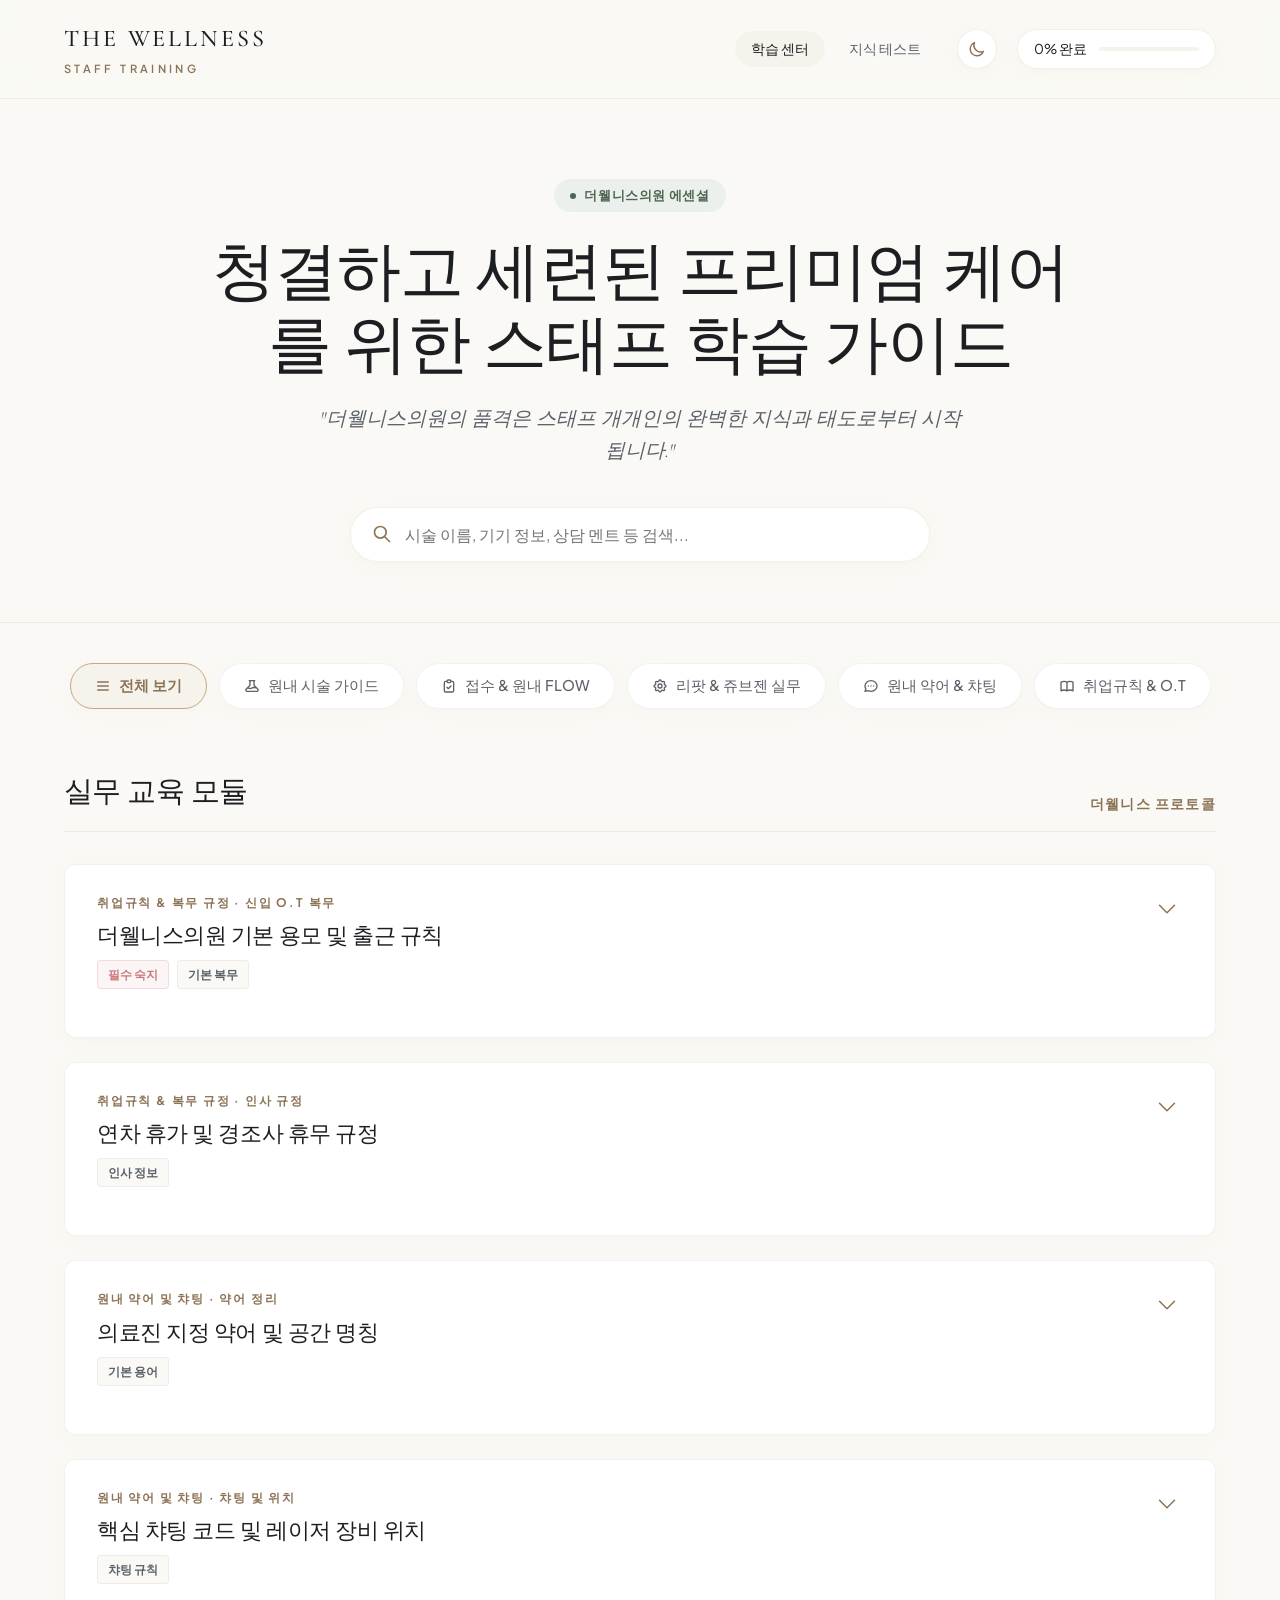
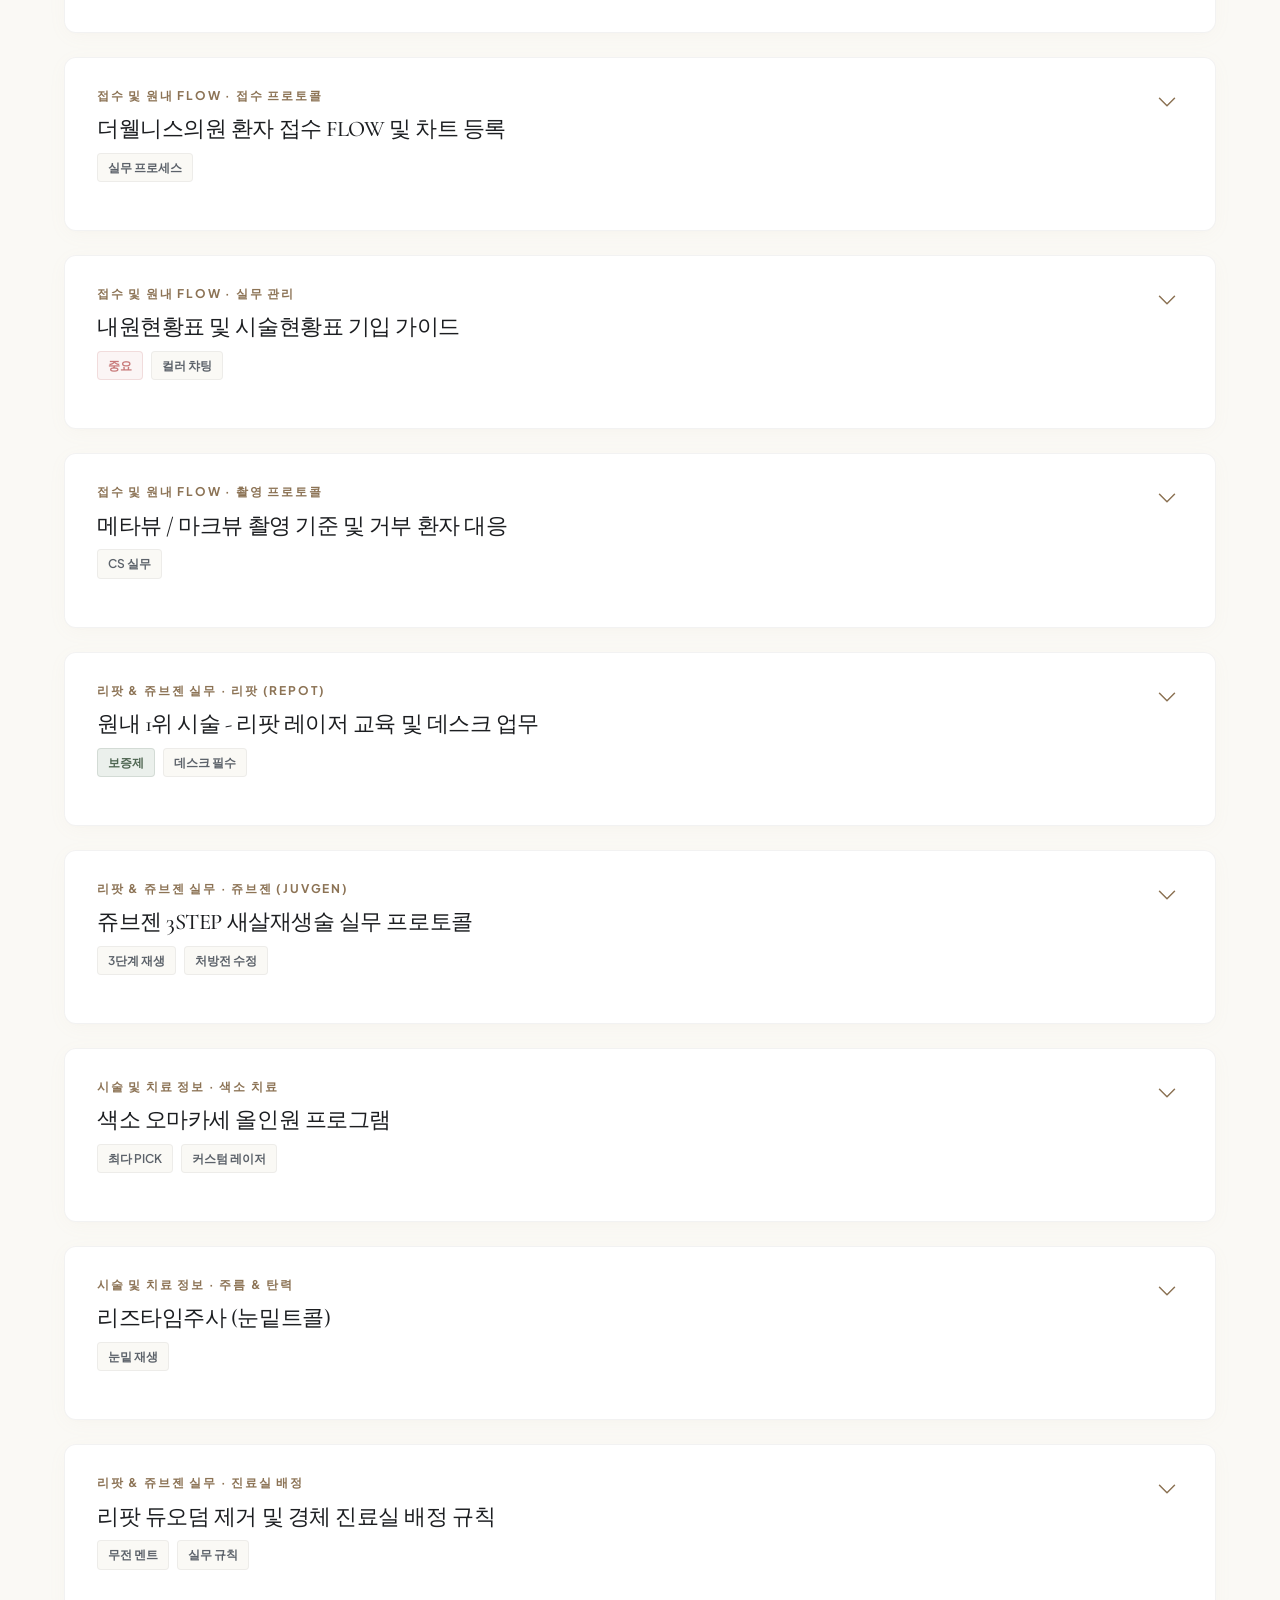
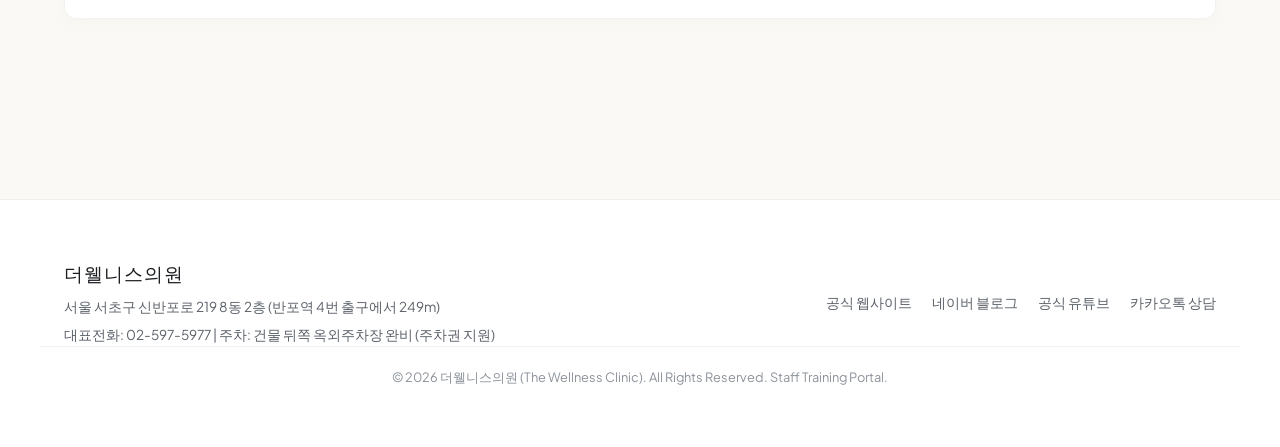
<file: CarrotSite/index.html>
<!DOCTYPE html>
<html lang="ko">
<head>
  <meta charset="UTF-8">
  <meta name="viewport" content="width=device-width, initial-scale=1.0">
  <title>더웰니스의원 스태프 트레이닝 포탈</title>
  <meta name="description" content="더웰니스의원 스태프들을 위한 필수 리프팅, 스킨부스터 시술 정보 및 상담 응대 프로토콜 학습 포탈">
  <link rel="stylesheet" href="style.css">
</head>
<body>

  <!-- Premium Sticky Header -->
  <header class="site-header">
    <div class="container header-container">
      <div class="logo-group">
        <span class="logo-main">The Wellness</span>
        <span class="logo-sub">Staff Training</span>
      </div>
      
      <div class="header-meta">
        <nav class="nav-menu" aria-label="메인 메뉴">
          <button class="nav-link active" data-target="training">학습 센터</button>
          <button class="nav-link" data-target="quiz">지식 테스트</button>
        </nav>
        
        <button id="theme-toggle-btn" class="theme-toggle-btn" aria-label="테마 전환">
          <!-- Sun Icon (for dark mode) -->
          <svg class="sun-icon" fill="none" stroke="currentColor" stroke-width="2" viewBox="0 0 24 24"><path stroke-linecap="round" stroke-linejoin="round" d="M12 3v1m0 16v1m9-9h-1M4 12H3m15.364-6.364l-.707.707M6.343 17.657l-.707.707m12.728 0l-.707-.707M6.343 6.364l-.707-.707M12 8a4 4 0 100 8 4 4 0 000-8z"></path></svg>
          <!-- Moon Icon (for light mode) -->
          <svg class="moon-icon" fill="none" stroke="currentColor" stroke-width="2" viewBox="0 0 24 24"><path stroke-linecap="round" stroke-linejoin="round" d="M20.354 15.354A9 9 0 018.646 3.646 9.003 9.003 0 0012 21a9.003 9.003 0 008.354-5.646z"></path></svg>
        </button>
        
        <div class="progress-widget" id="header-progress-widget">
          <span id="progress-percentage-text">0% 완료</span>
          <div class="progress-bar-container" aria-label="학습 진척도">
            <div class="progress-bar-fill" id="progress-bar-fill-el"></div>
          </div>
        </div>
      </div>
    </div>
  </header>

  <!-- Main Content Wrapper -->
  <main>
    <!-- Section 1: Learning Portal -->
    <div id="learning-portal-section" class="fade-in-element">
      <!-- Hero Section -->
      <section class="hero-section">
        <div class="container">
          <span class="hero-tag">더웰니스의원 에센셜</span>
          <h1 class="hero-title serif-title">청결하고 세련된 프리미엄 케어를 위한 스태프 학습 가이드</h1>
          <p class="hero-desc">"더웰니스의원의 품격은 스태프 개개인의 완벽한 지식과 태도로부터 시작됩니다."</p>
          
          <!-- Search Control -->
          <div class="search-control-wrapper">
            <svg class="search-icon-svg" fill="none" stroke="currentColor" viewBox="0 0 24 24" xmlns="http://www.w3.org/2000/svg">
              <path stroke-linecap="round" stroke-linejoin="round" stroke-width="2" d="M21 21l-6-6m2-5a7 7 0 11-14 0 7 7 0 0114 0z"></path>
            </svg>
            <input type="text" id="search-input" class="search-input-field" placeholder="시술 이름, 기기 정보, 상담 멘트 등 검색..." aria-label="학습 콘텐츠 검색">
          </div>
        </div>
      </section>

      <!-- Category Filter Navigation -->
      <div class="container">
        <nav class="category-nav-scroll" id="category-filter-container" aria-label="카테고리 필터">
          <!-- Rendered dynamically by app.js -->
        </nav>
      </div>

      <!-- Training Cards Section -->
      <section class="container">
        <div class="dashboard-grid">
          <div class="learning-section">
            <div class="section-header-block">
              <h2 class="section-title serif-title">실무 교육 모듈</h2>
              <span class="section-counter">더웰니스 프로토콜</span>
            </div>
            
            <div id="cards-display-container" class="learning-section">
              <!-- Rendered dynamically by app.js -->
            </div>
          </div>
        </div>
      </section>
    </div>

    <!-- Section 2: Quiz Portal -->
    <div id="quiz-portal-section" class="container fade-in-element" style="display: none; padding-top: 60px;">
      <!-- Quiz Intro State -->
      <div class="quiz-widget-card" id="quiz-intro-box">
        <div class="quiz-icon-holder">
          <svg fill="none" stroke="currentColor" stroke-width="1.5" viewBox="0 0 24 24" xmlns="http://www.w3.org/2000/svg">
            <path stroke-linecap="round" stroke-linejoin="round" d="M4.26 10.147a60.436 60.436 0 00-.491 6.347A48.62 48.62 0 0112 20.904a48.62 48.62 0 018.232-4.41 60.46 60.46 0 00-.491-6.347m-15.482 0a50.57 50.57 0 00-2.658-.813A59.905 59.905 0 0112 3.493a59.902 59.902 0 0110.399 5.84c-.896.248-1.783.52-2.658.814m-15.482 0A50.717 50.717 0 0112 13.489a50.702 50.702 0 017.74-3.342M12 13.489v-8.87m0 20.198v-3.007M0 10.428l2.965.741m0 0l.674 3.708m-3.639-4.449L3.64 14.88"></path>
          </svg>
        </div>
        <h2 class="quiz-main-title serif-title text-gold">더웰니스의원 자가 지식 테스트</h2>
        <p class="quiz-sub-desc">
          시술 종류, 장비 작동 프로토콜, 환자 상담 대응법 등 에센셜 지식을 얼마나 습득했는지 테스트해 보세요.<br>
          총 5문항의 랜덤/고정 문제로 구성되어 있으며, 모든 문제를 푼 후 합격 여부와 해설을 확인할 수 있습니다.
        </p>
        <button class="quiz-primary-btn" id="start-quiz-btn">테스트 시작하기</button>
      </div>

      <!-- Quiz Active State -->
      <div class="active-quiz-frame" id="quiz-active-box" style="display: none;">
        <div class="quiz-step-progress-row">
          <span class="serif-title" style="font-size: 1.1rem; color: var(--accent-dark); font-weight: 600;">THE WELLNESS KNOWLEDGE TEST</span>
          <span id="quiz-question-num" style="font-weight: 600;">질문 1 / 5</span>
        </div>
        
        <div class="quiz-question-box" id="quiz-question-text">
          <!-- Question text inserted here -->
        </div>
        
        <div class="quiz-option-selectors-list" id="quiz-options-list">
          <!-- Options inserted here -->
        </div>
        
        <div id="quiz-explanation-container" style="display: none; margin-top: 10px;">
          <div class="quiz-explanation-box" id="quiz-explanation-text">
            <!-- Explanation text inserted here -->
          </div>
        </div>
        
        <div class="quiz-footer-actions">
          <span style="font-size: 0.85rem; color: var(--text-tertiary);">답안을 선택하면 해설이 열립니다.</span>
          <button class="quiz-primary-btn" id="quiz-next-btn" style="padding: 10px 24px; font-size: 0.9rem;">다음 질문으로</button>
        </div>
      </div>

      <!-- Quiz Results State -->
      <div class="quiz-widget-card" id="quiz-results-box" style="display: none;">
        <div class="quiz-icon-holder" style="color: var(--medical-sage); background-color: var(--medical-sage-light);">
          <svg fill="none" stroke="currentColor" stroke-width="1.5" viewBox="0 0 24 24" xmlns="http://www.w3.org/2000/svg">
            <path stroke-linecap="round" stroke-linejoin="round" d="M9 12.75L11.25 15 15 9.75M21 12c0 1.268-.63 2.39-1.593 3.068a3.745 3.745 0 01-1.043 3.296 3.745 3.745 0 01-3.296 1.043A3.745 3.745 0 0112 21a3.745 3.745 0 01-3.297-1.593 3.746 3.746 0 01-3.296-1.043 3.745 3.745 0 01-1.043-3.296A3.745 3.745 0 013 12c0-1.268.63-2.39 1.593-3.068a3.745 3.745 0 011.043-3.296 3.746 3.746 0 013.296-1.043A3.746 3.746 0 0112 3c1.268 0 2.39.63 3.068 1.593a3.746 3.746 0 013.296 1.043 3.746 3.746 0 011.043 3.296A3.745 3.745 0 0121 12z"></path>
          </svg>
        </div>
        <h2 class="quiz-main-title serif-title text-gold" id="quiz-score-summary">테스트 결과</h2>
        <p class="quiz-sub-desc" id="quiz-feedback-text">
          결과에 맞는 피드백이 제공됩니다.
        </p>
        <button class="quiz-primary-btn" id="restart-quiz-btn">테스트 다시보기</button>
      </div>
    </div>
  </main>

  <!-- Premium Footer -->
  <footer class="site-footer">
    <div class="container footer-layout">
      <div class="footer-brand-info">
        <span class="footer-clinic-name">더웰니스의원</span>
        <p>서울 서초구 신반포로 219 8동 2층 (반포역 4번 출구에서 249m)</p>
        <p>대표전화: 02-597-5977 | 주차: 건물 뒤쪽 옥외주차장 완비 (주차권 지원)</p>
      </div>
      
      <div class="footer-nav-links">
        <a href="https://thewellnessclinic.co.kr/" target="_blank" rel="noopener noreferrer">공식 웹사이트</a>
        <a href="https://blog.naver.com/drwellness1" target="_blank" rel="noopener noreferrer">네이버 블로그</a>
        <a href="https://www.youtube.com/@drwellness5977" target="_blank" rel="noopener noreferrer">공식 유튜브</a>
        <a href="https://pf.kakao.com/_Ymvxexj" target="_blank" rel="noopener noreferrer">카카오톡 상담</a>
      </div>
    </div>
    <div class="container footer-copyright">
      <p>&copy; 2026 더웰니스의원 (The Wellness Clinic). All Rights Reserved. Staff Training Portal.</p>
    </div>
  </footer>

  <script src="app.js"></script>
</body>
</html>
</file>
<file: CarrotSite/style.css>
/* 
   THE WELLNESS CLINIC - Staff Training Portal
   Premium Design System (Inspired by cosmaha.com/templates/readable)
*/

@import url('https://fonts.googleapis.com/css2?family=Cormorant+Garamond:ital,wght@0,300;0,400;0,500;0,600;1,400&family=Plus+Jakarta+Sans:wght@300;400;500;600;700&display=swap');

:root {
  /* Colors */
  --bg-primary: #FAF9F5;      /* Warm premium cream */
  --bg-surface: #FFFFFF;      /* Pure white */
  --header-bg: rgba(250, 249, 245, 0.85);
  --text-primary: #1C1E21;    /* Elegant near-black */
  --text-secondary: #5C626A;  /* Soft gray for subheadings */
  --text-tertiary: #8C929A;   /* Light gray for meta info */
  --accent-primary: #C5A880;  /* Muted champagne gold */
  --accent-dark: #8C7355;     /* Rich gold bronze */
  --accent-light: #F6F3EC;    /* Soft beige background tint */
  --border-color: rgba(197, 168, 128, 0.18); /* Fine gold-tinted hairline */
  --border-light: rgba(0, 0, 0, 0.05);       /* Subtle grey hairline */
  --medical-sage: #4E6551;    /* Clean clinical green */
  --medical-sage-light: #EBF0EC;
  --rose-terracotta: #C87A7A; /* Elegant warning/caution */
  --shadow-subtle: 0 4px 20px -2px rgba(197, 168, 128, 0.06), 0 2px 6px -1px rgba(0, 0, 0, 0.02);
  --shadow-hover: 0 12px 30px -4px rgba(197, 168, 128, 0.12), 0 4px 12px -2px rgba(0, 0, 0, 0.04);
  
  /* Fonts */
  --font-serif: 'Cormorant Garamond', Georgia, serif;
  --font-sans: 'Plus Jakarta Sans', system-ui, -apple-system, sans-serif;
  
  /* Animation speeds */
  --transition-fast: 0.2s cubic-bezier(0.25, 0.46, 0.45, 0.94);
  --transition-normal: 0.35s cubic-bezier(0.16, 1, 0.3, 1);
}

body.dark-mode {
  --bg-primary: #121315;      /* Warm black */
  --bg-surface: #1A1B1E;      /* Warm dark grey card */
  --header-bg: rgba(18, 19, 21, 0.85);
  --text-primary: #F3EFE9;    /* Champagne white */
  --text-secondary: #A0A6AD;  /* Soft grey */
  --text-tertiary: #6E737B;
  --accent-primary: #D1B48C;  /* Brighter gold */
  --accent-dark: #C5A880;     /* Rich gold bronze */
  --accent-light: #252422;    /* Dark gold tint */
  --border-color: rgba(197, 168, 128, 0.3);
  --border-light: rgba(255, 255, 255, 0.05);
  --medical-sage: #6E8C73;
  --medical-sage-light: #1C2A1E;
  --rose-terracotta: #E58B8B;
  --shadow-subtle: 0 4px 20px -2px rgba(0, 0, 0, 0.3), 0 2px 6px -1px rgba(0, 0, 0, 0.1);
  --shadow-hover: 0 12px 30px -4px rgba(0, 0, 0, 0.5), 0 4px 12px -2px rgba(0, 0, 0, 0.2);
}

/* Reset & Base Styles */
* {
  box-sizing: border-box;
  margin: 0;
  padding: 0;
  -webkit-font-smoothing: antialiased;
  -moz-osx-font-smoothing: grayscale;
}

body {
  background-color: var(--bg-primary);
  color: var(--text-primary);
  font-family: var(--font-sans);
  line-height: 1.6;
  font-size: 15px;
  overflow-x: hidden;
  transition: background-color var(--transition-normal), color var(--transition-normal);
}

/* Smooth transition for theme toggle */
body, header, footer, .readable-card, .progress-widget, .nav-link, .search-input-field, .category-filter-btn, .quiz-widget-card, .active-quiz-frame, .detail-value, .step-details, .checklist-row-item {
  transition: background-color var(--transition-normal), border-color var(--transition-normal), color var(--transition-normal), box-shadow var(--transition-normal), transform var(--transition-fast);
}

a {
  color: inherit;
  text-decoration: none;
  transition: color var(--transition-fast);
}

button {
  font-family: inherit;
  cursor: pointer;
  border: none;
  background: none;
  outline: none;
}

/* Scrollbar Customization */
::-webkit-scrollbar {
  width: 6px;
  height: 6px;
}
::-webkit-scrollbar-track {
  background: var(--bg-primary);
}
::-webkit-scrollbar-thumb {
  background: var(--accent-primary);
  border-radius: 10px;
}
::-webkit-scrollbar-thumb:hover {
  background: var(--accent-dark);
}

/* Typography Utility */
.serif-title {
  font-family: var(--font-serif);
  font-weight: 400;
  letter-spacing: -0.02em;
}

.text-gold {
  color: var(--accent-dark);
}

/* Layout Utilities */
.container {
  max-width: 1200px;
  margin: 0 auto;
  padding: 0 24px;
}

/* Header Styles */
.site-header {
  position: sticky;
  top: 0;
  z-index: 100;
  background-color: rgba(250, 249, 245, 0.85);
  backdrop-filter: blur(16px);
  border-bottom: 1px solid var(--border-color);
  padding: 20px 0;
  transition: all var(--transition-fast);
}

.header-container {
  display: flex;
  justify-content: space-between;
  align-items: center;
}

.logo-group {
  display: flex;
  flex-direction: column;
}

.logo-main {
  font-family: var(--font-serif);
  font-size: 1.5rem;
  letter-spacing: 0.12em;
  font-weight: 500;
  text-transform: uppercase;
  color: var(--text-primary);
}

.logo-sub {
  font-size: 0.7rem;
  letter-spacing: 0.3em;
  text-transform: uppercase;
  color: var(--accent-dark);
  font-weight: 600;
  margin-top: 2px;
}

.header-meta {
  display: flex;
  align-items: center;
  gap: 20px;
}

.progress-widget {
  background-color: var(--bg-surface);
  border: 1px solid var(--border-color);
  padding: 8px 16px;
  border-radius: 40px;
  display: flex;
  align-items: center;
  gap: 12px;
  font-size: 0.85rem;
  box-shadow: var(--shadow-subtle);
}

.progress-bar-container {
  width: 100px;
  height: 4px;
  background-color: var(--accent-light);
  border-radius: 2px;
  overflow: hidden;
}

.progress-bar-fill {
  height: 100%;
  background-color: var(--accent-dark);
  width: 0%;
  transition: width 0.5s ease-out;
}

.nav-menu {
  display: flex;
  gap: 8px;
}

.nav-link {
  padding: 8px 16px;
  border-radius: 20px;
  font-size: 0.9rem;
  font-weight: 500;
  color: var(--text-secondary);
  transition: all var(--transition-fast);
}

.nav-link:hover, .nav-link.active {
  color: var(--text-primary);
  background-color: var(--accent-light);
}

/* Hero Section */
.hero-section {
  padding: 80px 0 60px;
  text-align: center;
  border-bottom: 1px solid var(--border-color);
}

.hero-tag {
  display: inline-flex;
  align-items: center;
  gap: 8px;
  background-color: var(--medical-sage-light);
  color: var(--medical-sage);
  font-size: 0.8rem;
  font-weight: 600;
  letter-spacing: 0.05em;
  padding: 6px 16px;
  border-radius: 30px;
  margin-bottom: 24px;
  text-transform: uppercase;
}

.hero-tag::before {
  content: "";
  display: inline-block;
  width: 6px;
  height: 6px;
  background-color: var(--medical-sage);
  border-radius: 50%;
}

.hero-title {
  font-size: clamp(2.5rem, 5vw, 4rem);
  line-height: 1.15;
  color: var(--text-primary);
  margin-bottom: 20px;
  max-width: 900px;
  margin-left: auto;
  margin-right: auto;
}

.hero-desc {
  font-size: clamp(1.1rem, 2vw, 1.25rem);
  color: var(--text-secondary);
  max-width: 650px;
  margin: 0 auto 40px;
  font-family: var(--font-serif);
  font-style: italic;
}

/* Search Bar Section */
.search-control-wrapper {
  max-width: 580px;
  margin: 0 auto;
  position: relative;
}

.search-input-field {
  width: 100%;
  padding: 16px 24px 16px 54px;
  font-size: 1rem;
  border-radius: 50px;
  border: 1px solid var(--border-color);
  background-color: var(--bg-surface);
  color: var(--text-primary);
  box-shadow: var(--shadow-subtle);
  outline: none;
  font-family: inherit;
  transition: all var(--transition-fast);
}

.search-input-field:focus {
  border-color: var(--accent-dark);
  box-shadow: var(--shadow-hover);
}

.search-icon-svg {
  position: absolute;
  left: 22px;
  top: 50%;
  transform: translateY(-50%);
  color: var(--accent-dark);
  width: 20px;
  height: 20px;
  pointer-events: none;
}

/* Category Navigation (Cosmaha Style Tab-like Filter) */
.category-nav-scroll {
  display: flex;
  justify-content: center;
  gap: 12px;
  padding: 40px 0;
  flex-wrap: wrap;
}

.category-filter-btn {
  background-color: var(--bg-surface);
  border: 1px solid var(--border-light);
  padding: 12px 24px;
  border-radius: 30px;
  font-size: 0.92rem;
  font-weight: 500;
  color: var(--text-secondary);
  transition: all var(--transition-fast);
  box-shadow: var(--shadow-subtle);
  display: flex;
  align-items: center;
  gap: 8px;
}

.category-filter-btn svg {
  width: 16px;
  height: 16px;
  stroke-width: 2px;
}

.category-filter-btn:hover {
  border-color: var(--accent-primary);
  color: var(--text-primary);
  transform: translateY(-1px);
}

.category-filter-btn.active {
  background-color: var(--accent-light);
  border-color: var(--accent-primary);
  color: var(--accent-dark);
  font-weight: 600;
}

/* Learning Dashboard Layout */
.dashboard-grid {
  display: grid;
  grid-template-columns: 1fr;
  gap: 40px;
  padding: 20px 0 100px;
}

/* Module Layout & Items */
.learning-section {
  display: flex;
  flex-direction: column;
  gap: 24px;
}

.section-header-block {
  display: flex;
  align-items: flex-end;
  justify-content: space-between;
  border-bottom: 1px solid var(--border-color);
  padding-bottom: 16px;
  margin-bottom: 8px;
}

.section-title {
  font-size: 1.8rem;
  color: var(--text-primary);
  font-weight: 500;
}

.section-counter {
  font-size: 0.85rem;
  color: var(--accent-dark);
  font-weight: 700;
  letter-spacing: 0.1em;
}

/* Card Styles - Inspired by Cosmaha "Readable" */
.readable-card {
  background-color: var(--bg-surface);
  border: 1px solid var(--border-light);
  border-radius: 12px;
  padding: 28px 32px;
  box-shadow: var(--shadow-subtle);
  transition: all var(--transition-normal);
  position: relative;
  overflow: hidden;
  display: flex;
  flex-direction: column;
  gap: 20px;
}

.readable-card:hover {
  border-color: var(--accent-primary);
  box-shadow: var(--shadow-hover);
  transform: translateY(-2px);
}

.readable-card-header {
  display: flex;
  justify-content: space-between;
  align-items: flex-start;
  gap: 16px;
}

.card-title-group {
  display: flex;
  flex-direction: column;
  gap: 6px;
}

.card-eyebrow {
  font-size: 0.75rem;
  text-transform: uppercase;
  letter-spacing: 0.15em;
  color: var(--accent-dark);
  font-weight: 700;
}

.card-main-title {
  font-size: 1.4rem;
  font-weight: 500;
  color: var(--text-primary);
}

.card-meta-badges {
  display: flex;
  gap: 8px;
  flex-wrap: wrap;
}

.meta-badge {
  font-size: 0.75rem;
  padding: 4px 10px;
  border-radius: 4px;
  font-weight: 600;
  background-color: var(--bg-primary);
  border: 1px solid var(--border-light);
  color: var(--text-secondary);
}

.meta-badge.important {
  background-color: rgba(200, 122, 122, 0.08);
  border-color: rgba(200, 122, 122, 0.2);
  color: var(--rose-terracotta);
}

.meta-badge.sage {
  background-color: var(--medical-sage-light);
  border-color: rgba(78, 101, 81, 0.15);
  color: var(--medical-sage);
}

.card-chevron-btn {
  color: var(--accent-dark);
  transition: transform var(--transition-fast);
  padding: 4px;
  border-radius: 50%;
}

.card-chevron-btn:hover {
  background-color: var(--accent-light);
}

.readable-card.expanded .card-chevron-btn {
  transform: rotate(180deg);
}

/* Expanded Card Content */
.card-body-expandable {
  max-height: 0;
  overflow: hidden;
  transition: max-height var(--transition-normal) ease;
  display: flex;
  flex-direction: column;
  gap: 24px;
  border-top: 0 solid var(--border-light);
  padding-top: 0;
}

.readable-card.expanded .card-body-expandable {
  max-height: 2000px; /* High enough to contain content */
  border-top-width: 1px;
  padding-top: 24px;
}

/* Detail Section Grid */
.detail-grid {
  display: grid;
  grid-template-columns: 1fr;
  gap: 20px;
}

@media(min-width: 768px) {
  .detail-grid {
    grid-template-columns: repeat(2, 1fr);
  }
}

.detail-block {
  display: flex;
  flex-direction: column;
  gap: 8px;
}

.detail-label {
  font-size: 0.8rem;
  text-transform: uppercase;
  letter-spacing: 0.08em;
  color: var(--text-secondary);
  font-weight: 600;
  display: flex;
  align-items: center;
  gap: 6px;
}

.detail-label svg {
  width: 14px;
  height: 14px;
  color: var(--accent-dark);
}

.detail-value {
  font-size: 0.95rem;
  color: var(--text-primary);
  background-color: var(--bg-primary);
  padding: 12px 16px;
  border-radius: 8px;
  border: 1px solid var(--border-light);
}

.detail-value-list {
  list-style: none;
  display: flex;
  flex-direction: column;
  gap: 6px;
}

.detail-value-list li {
  position: relative;
  padding-left: 18px;
}

.detail-value-list li::before {
  content: "•";
  position: absolute;
  left: 6px;
  color: var(--accent-primary);
  font-weight: bold;
}

/* Custom Interactive Protocol Card (Timeline/Steps) */
.protocol-step-list {
  display: flex;
  flex-direction: column;
  gap: 16px;
  position: relative;
}

.protocol-step-list::before {
  content: "";
  position: absolute;
  left: 15px;
  top: 10px;
  bottom: 10px;
  width: 1px;
  background-color: var(--border-color);
}

.protocol-step-item {
  display: flex;
  gap: 16px;
  align-items: flex-start;
  position: relative;
}

.step-num-badge {
  width: 32px;
  height: 32px;
  border-radius: 50%;
  background-color: var(--bg-surface);
  border: 1px solid var(--accent-primary);
  color: var(--accent-dark);
  display: flex;
  align-items: center;
  justify-content: center;
  font-weight: 700;
  font-size: 0.85rem;
  flex-shrink: 0;
  z-index: 1;
}

.step-details {
  background-color: var(--bg-primary);
  padding: 16px 20px;
  border-radius: 8px;
  border: 1px solid var(--border-light);
  flex-grow: 1;
}

.step-title-text {
  font-size: 1rem;
  font-weight: 600;
  color: var(--text-primary);
  margin-bottom: 6px;
}

.step-desc-text {
  font-size: 0.9rem;
  color: var(--text-secondary);
}

/* Interactive Checklist Card */
.interactive-checklist {
  display: flex;
  flex-direction: column;
  gap: 12px;
}

.checklist-row-item {
  display: flex;
  align-items: center;
  gap: 14px;
  padding: 12px 18px;
  background-color: var(--bg-primary);
  border: 1px solid var(--border-light);
  border-radius: 8px;
  cursor: pointer;
  transition: all var(--transition-fast);
}

.checklist-row-item:hover {
  border-color: var(--accent-primary);
  background-color: var(--accent-light);
}

.checkbox-custom-input {
  display: none;
}

.checkbox-custom-box {
  width: 20px;
  height: 20px;
  border-radius: 4px;
  border: 1px solid var(--accent-primary);
  background-color: var(--bg-surface);
  position: relative;
  flex-shrink: 0;
  transition: all var(--transition-fast);
}

.checkbox-custom-input:checked + .checkbox-custom-box {
  background-color: var(--medical-sage);
  border-color: var(--medical-sage);
}

.checkbox-custom-input:checked + .checkbox-custom-box::after {
  content: "";
  position: absolute;
  left: 6px;
  top: 2px;
  width: 6px;
  height: 10px;
  border: solid white;
  border-width: 0 2px 2px 0;
  transform: rotate(45deg);
}

.checklist-item-text {
  font-size: 0.95rem;
  color: var(--text-primary);
  transition: all var(--transition-fast);
}

.checkbox-custom-input:checked ~ .checklist-item-text {
  text-decoration: line-through;
  color: var(--text-tertiary);
}

/* Card Complete Status Bar */
.card-status-indicator {
  display: flex;
  justify-content: space-between;
  align-items: center;
  font-size: 0.8rem;
  color: var(--text-tertiary);
  margin-top: 10px;
}

.card-complete-btn {
  padding: 6px 16px;
  border-radius: 20px;
  font-size: 0.8rem;
  font-weight: 600;
  border: 1px solid var(--accent-primary);
  background-color: transparent;
  color: var(--accent-dark);
  transition: all var(--transition-fast);
}

.card-complete-btn:hover {
  background-color: var(--accent-dark);
  color: var(--bg-surface);
}

.readable-card.completed {
  border-color: var(--medical-sage);
  background-color: rgba(78, 101, 81, 0.01);
}

.readable-card.completed::before {
  content: "COMPLETED";
  position: absolute;
  top: 12px;
  right: 60px;
  font-size: 0.65rem;
  letter-spacing: 0.1em;
  font-weight: 800;
  color: var(--medical-sage);
  background-color: var(--medical-sage-light);
  padding: 2px 8px;
  border-radius: 4px;
  border: 1px solid rgba(78, 101, 81, 0.15);
}

/* Quiz Module Styles */
.quiz-widget-card {
  background-color: var(--bg-surface);
  border: 2px dashed var(--accent-primary);
  border-radius: 12px;
  padding: 40px;
  text-align: center;
  display: flex;
  flex-direction: column;
  align-items: center;
  gap: 24px;
  box-shadow: var(--shadow-subtle);
  transition: all var(--transition-normal);
}

.quiz-icon-holder {
  width: 60px;
  height: 60px;
  border-radius: 50%;
  background-color: var(--accent-light);
  display: flex;
  align-items: center;
  justify-content: center;
  color: var(--accent-dark);
}

.quiz-icon-holder svg {
  width: 28px;
  height: 28px;
}

.quiz-main-title {
  font-size: 1.8rem;
  font-weight: 500;
}

.quiz-sub-desc {
  font-size: 0.95rem;
  color: var(--text-secondary);
  max-width: 500px;
  line-height: 1.6;
}

.quiz-primary-btn {
  padding: 14px 36px;
  border-radius: 30px;
  background-color: var(--accent-dark);
  color: var(--bg-surface);
  font-weight: 600;
  font-size: 0.95rem;
  box-shadow: 0 4px 12px rgba(140, 115, 85, 0.2);
  transition: all var(--transition-fast);
}

.quiz-primary-btn:hover {
  background-color: #725D43;
  transform: translateY(-1px);
  box-shadow: 0 6px 18px rgba(140, 115, 85, 0.3);
}

/* Quiz Modal/Active View */
.active-quiz-frame {
  width: 100%;
  max-width: 700px;
  margin: 0 auto;
  background-color: var(--bg-surface);
  border: 1px solid var(--border-color);
  border-radius: 12px;
  padding: 36px 40px;
  box-shadow: var(--shadow-hover);
  display: flex;
  flex-direction: column;
  gap: 28px;
}

.quiz-step-progress-row {
  display: flex;
  justify-content: space-between;
  align-items: center;
  font-size: 0.85rem;
  color: var(--text-secondary);
  border-bottom: 1px solid var(--border-light);
  padding-bottom: 14px;
}

.quiz-question-box {
  font-size: 1.25rem;
  font-weight: 600;
  color: var(--text-primary);
  line-height: 1.4;
}

.quiz-option-selectors-list {
  display: flex;
  flex-direction: column;
  gap: 12px;
}

.quiz-option-button {
  width: 100%;
  text-align: left;
  padding: 16px 20px;
  border: 1px solid var(--border-light);
  background-color: var(--bg-primary);
  border-radius: 8px;
  font-size: 0.95rem;
  color: var(--text-primary);
  transition: all var(--transition-fast);
}

.quiz-option-button:hover {
  border-color: var(--accent-primary);
  background-color: var(--accent-light);
}

.quiz-option-button.selected {
  border-color: var(--accent-dark);
  background-color: var(--accent-light);
  font-weight: 600;
  color: var(--accent-dark);
}

.quiz-option-button.correct {
  border-color: var(--medical-sage);
  background-color: var(--medical-sage-light);
  color: var(--medical-sage);
  font-weight: 600;
}

.quiz-option-button.incorrect {
  border-color: var(--rose-terracotta);
  background-color: rgba(200, 122, 122, 0.08);
  color: var(--rose-terracotta);
}

.quiz-footer-actions {
  display: flex;
  justify-content: space-between;
  align-items: center;
  border-top: 1px solid var(--border-light);
  padding-top: 20px;
}

.quiz-explanation-box {
  background-color: var(--accent-light);
  border-left: 3px solid var(--accent-primary);
  padding: 16px 20px;
  border-radius: 0 8px 8px 0;
  font-size: 0.9rem;
  color: var(--text-secondary);
  line-height: 1.5;
}

/* Footer Design */
.site-footer {
  background-color: var(--bg-surface);
  border-top: 1px solid var(--border-color);
  padding: 60px 0;
  margin-top: 80px;
  font-size: 0.85rem;
  color: var(--text-secondary);
}

.footer-layout {
  display: flex;
  flex-direction: column;
  gap: 30px;
}

@media(min-width: 768px) {
  .footer-layout {
    flex-direction: row;
    justify-content: space-between;
    align-items: center;
  }
}

.footer-brand-info {
  display: flex;
  flex-direction: column;
  gap: 6px;
}

.footer-clinic-name {
  font-family: var(--font-serif);
  font-size: 1.2rem;
  font-weight: 500;
  color: var(--text-primary);
  letter-spacing: 0.05em;
}

.footer-nav-links {
  display: flex;
  gap: 20px;
  flex-wrap: wrap;
}

.footer-nav-links a:hover {
  color: var(--accent-dark);
}

.footer-copyright {
  border-top: 1px solid var(--border-light);
  padding-top: 20px;
  text-align: center;
  color: var(--text-tertiary);
  font-size: 0.8rem;
}

/* Search results empty state */
.empty-search-alert {
  text-align: center;
  padding: 60px 40px;
  background-color: var(--bg-surface);
  border: 1px solid var(--border-light);
  border-radius: 12px;
  color: var(--text-secondary);
  display: flex;
  flex-direction: column;
  align-items: center;
  gap: 16px;
}

.empty-search-alert svg {
  width: 48px;
  height: 48px;
  color: var(--accent-primary);
}

/* Page Animations */
@keyframes fadeIn {
  from { opacity: 0; transform: translateY(10px); }
  to { opacity: 1; transform: translateY(0); }
}

.fade-in-element {
  animation: fadeIn 0.6s var(--transition-normal) forwards;
}

/* Theme Toggle Button Styles */
.theme-toggle-btn {
  background-color: var(--bg-surface);
  border: 1px solid var(--border-color);
  width: 40px;
  height: 40px;
  border-radius: 50%;
  display: flex;
  align-items: center;
  justify-content: center;
  color: var(--accent-dark);
  box-shadow: var(--shadow-subtle);
  transition: all var(--transition-fast);
}

.theme-toggle-btn:hover {
  border-color: var(--accent-primary);
  color: var(--text-primary);
  transform: scale(1.05);
}

.theme-toggle-btn svg {
  width: 18px;
  height: 18px;
}

/* Toggle visibility of sun/moon icons depending on active theme */
body.dark-mode .theme-toggle-btn .sun-icon {
  display: block;
}
body.dark-mode .theme-toggle-btn .moon-icon {
  display: none;
}
body:not(.dark-mode) .theme-toggle-btn .sun-icon {
  display: none;
}
body:not(.dark-mode) .theme-toggle-btn .moon-icon {
  display: block;
}
</file>
